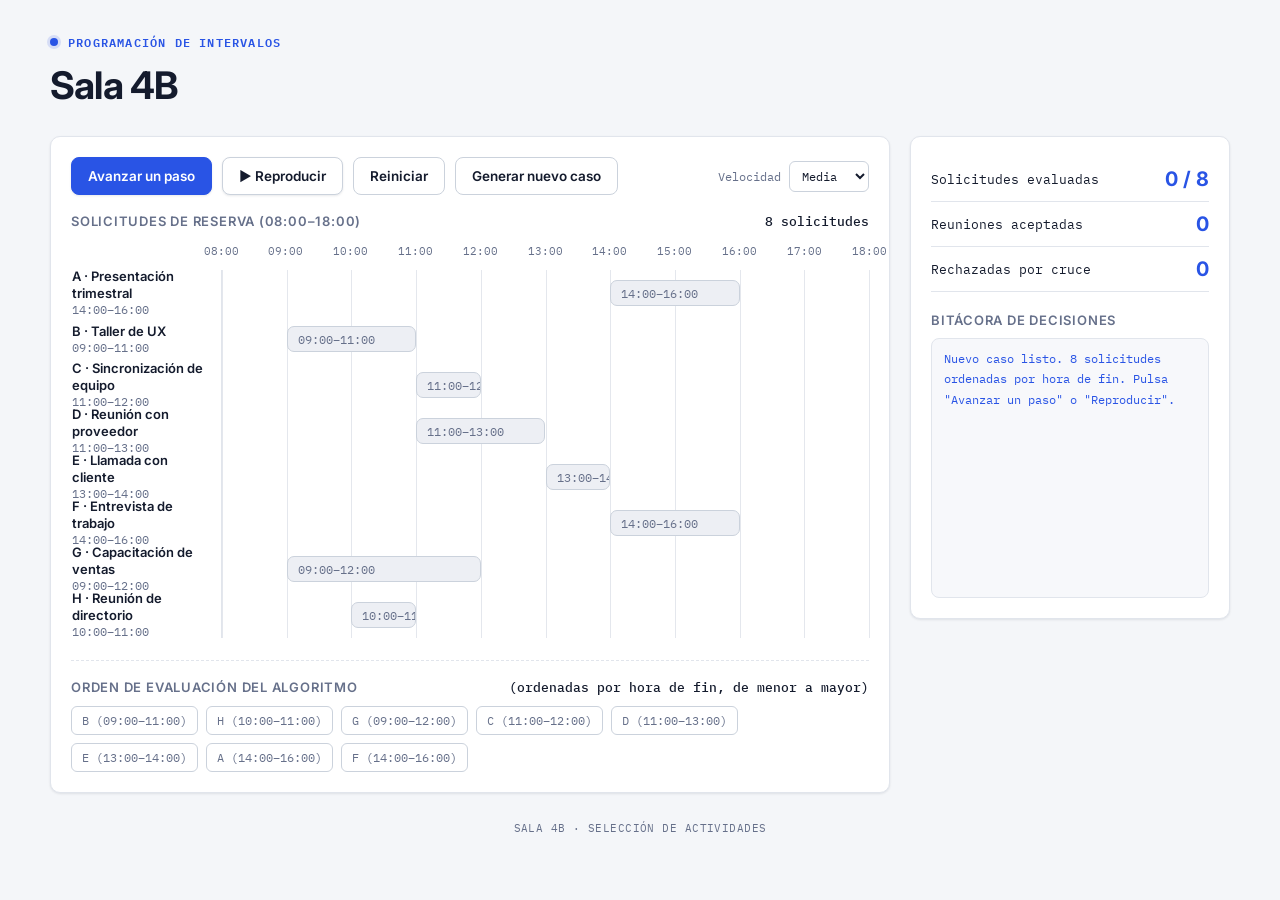
<file: Examen 1/index.html>
<!DOCTYPE html>
<html lang="es">
<head>
<meta charset="UTF-8">
<meta name="viewport" content="width=device-width, initial-scale=1.0">
<title>Sala 4B — Reservas</title>
<link rel="stylesheet" href="styles.css">
</head>
<body>
<div class="wrap">

  <header>
    <div class="eyebrow"> Programación de intervalos</div>
    <h1>Sala 4B </h1>
  </header>

  <div class="layout">

    <div class="panel" id="board-panel">
      <div class="controls">
        <button class="btn-primary" id="btn-step">Avanzar un paso</button>
        <button id="btn-play">▶ Reproducir</button>
        <button class="btn-ghost" id="btn-reset">Reiniciar</button>
        <button class="btn-ghost" id="btn-new">Generar nuevo caso</button>
        <div class="speed-group">
          <span>Velocidad</span>
          <select id="speed">
            <option value="1500">Lenta</option>
            <option value="900" selected>Media</option>
            <option value="500">Rápida</option>
          </select>
        </div>
      </div>

      <p class="board-title">Solicitudes de reserva (08:00–18:00) <b id="board-count">8 solicitudes</b></p>
      <div class="axis" id="axis"></div>
      <div class="rows" id="rows">
        <div class="grid-lines" id="grid-lines"></div>
        <div class="cursor-line" id="cursor-line" style="display:none;"></div>
      </div>

      <div class="order-strip">
        <p class="board-title">Orden de evaluación del algoritmo <b>(ordenadas por hora de fin, de menor a mayor)</b></p>
        <div class="chips" id="chips"></div>
      </div>

    </div>

    <div class="panel" id="side-panel">
      <div class="metric"><span>Solicitudes evaluadas</span><span class="val" id="m-evaluated">0 / 8</span></div>
      <div class="metric"><span>Reuniones aceptadas</span><span class="val" id="m-accepted">0</span></div>
      <div class="metric"><span>Rechazadas por cruce</span><span class="val" id="m-rejected">0</span></div>
      <div class="badge-done" id="badge-done"> Número máximo de reuniones que la Sala 4B puede alojar hoy sin cruces.</div>

      <div class="log-title">Bitácora de decisiones</div>
      <div class="log" id="log"></div>
    </div>

  </div>

  <footer>SALA 4B · SELECCIÓN DE ACTIVIDADES</footer>
</div>

<script src="script.js"></script>
</body>
</html>
</file>
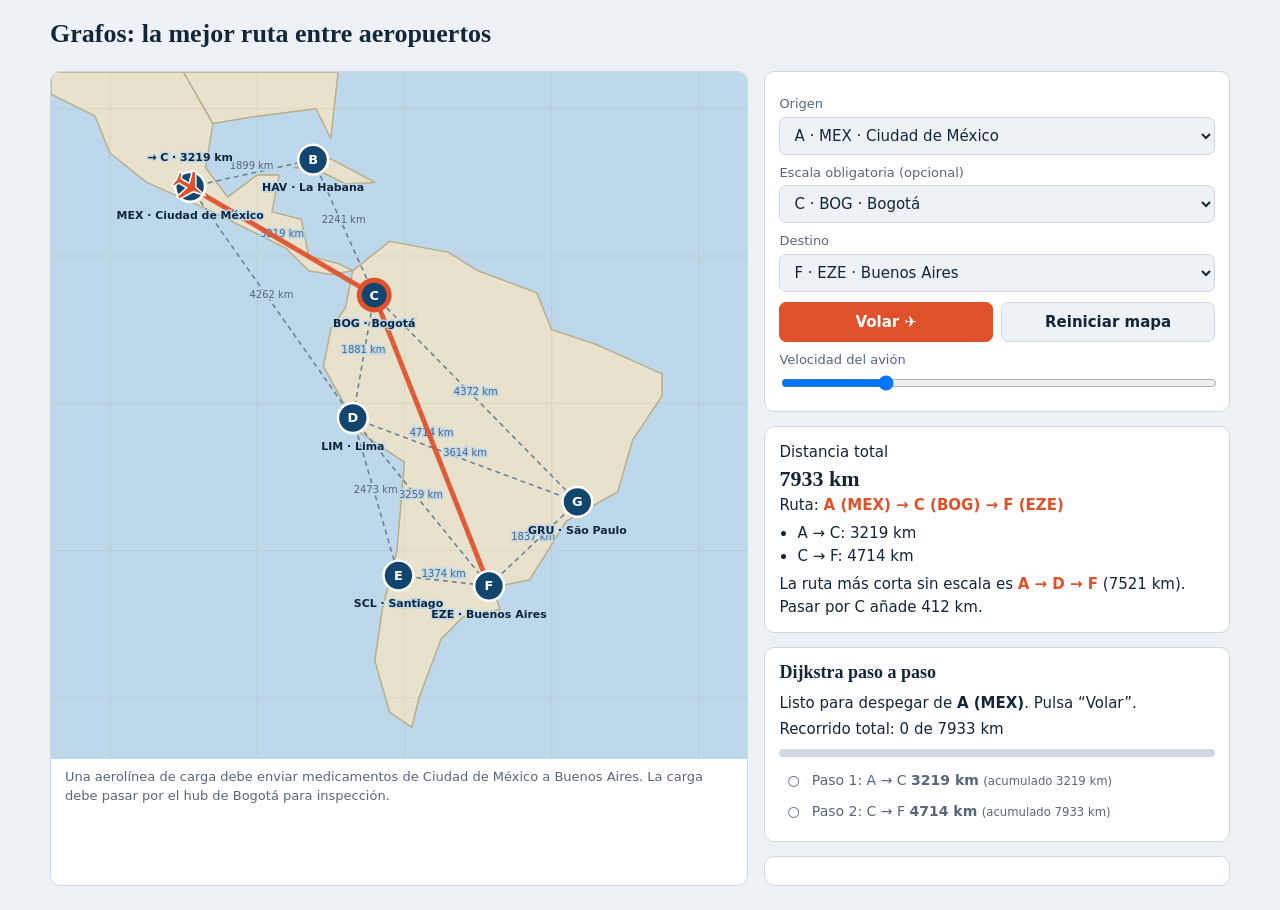
<file: Examen 2/index.html>
<!doctype html>
<html lang="es">
<head>
<meta charset="utf-8">
<meta name="viewport" content="width=device-width, initial-scale=1, viewport-fit=cover">
<title>Grafos: rutas entre aeropuertos</title>
<link rel="stylesheet" href="style.css">
</head>
<body>
<header>
<h1>Grafos: la mejor ruta entre aeropuertos</h1>
</header>
<main>
<section class="card map">
<svg id="map" viewBox="0 0 700 690" role="img" aria-label="Mapa de América con un grafo de aeropuertos"></svg>
<p class="hint">Una aerolínea de carga debe enviar medicamentos de Ciudad de México a Buenos Aires. La carga debe pasar por el hub de Bogotá para inspección.</p>
</section>
<aside class="side">
<div class="card">
<label for="o">Origen</label><select id="o"></select>
<label for="w">Escala obligatoria (opcional)</label><select id="w"></select>
<label for="d">Destino</label><select id="d"></select>
<div class="row"><button class="go" id="fly">Volar ✈</button><button id="rs">Reiniciar mapa</button></div>
<label for="v">Velocidad del avión</label><input type="range" id="v" min="0.4" max="3" step="0.1" value="1">
</div>
<div class="card res" id="res" aria-live="polite"></div>
<div class="card"><h2>Dijkstra paso a paso</h2><div id="live"></div><ol id="steps" class="steps"></ol></div>
<div class="card">
</div>
</aside>
</main>
<script src="script.js"></script>
</body>
</html>
</file>
<file: Examen 1/styles.css>
@import url('https://fonts.googleapis.com/css2?family=Inter:wght@400;500;600;700&family=IBM+Plex+Mono:wght@400;500;600&display=swap');

:root{
  --bg:#F4F6F9;
  --panel:#FFFFFF;
  --panel-2:#F7F8FB;
  --border:#E1E5EC;
  --border-strong:#CBD2DC;
  --text:#141B2D;
  --text-muted:#66708A;
  --brand:#2954E5;
  --brand-dim:#EEF2FF;
  --slate:#EDEFF4;
  --green:#1C8A54;
  --green-bg:#E8F6EE;
  --rose:#C0293C;
  --rose-bg:#FCEBED;
  --gold:#2954E5;
  --teal:#2954E5;
  --radius:10px;
  --shadow-sm:0 1px 2px rgba(20,27,45,.04), 0 1px 3px rgba(20,27,45,.06);
  --shadow-md:0 2px 6px rgba(20,27,45,.06), 0 8px 24px rgba(20,27,45,.05);
  --font-display:'Inter',sans-serif;
  --font-body:'Inter',sans-serif;
  --font-mono:'IBM Plex Mono',monospace;
}

*{box-sizing:border-box;}
html,body{margin:0;padding:0;}
body{
  background:var(--bg);
  color:var(--text);
  font-family:var(--font-body);
  min-height:100vh;
  padding:32px 20px 64px;
}

.wrap{max-width:1180px;margin:0 auto;}

/* Header */
header{margin-bottom:28px;}
.eyebrow{
  font-family:var(--font-mono);
  font-size:12px;
  letter-spacing:.1em;
  color:var(--brand);
  text-transform:uppercase;
  margin-bottom:10px;
  display:flex;align-items:center;gap:10px;
  font-weight:600;
}
.eyebrow::before{
  content:"";
  width:8px;height:8px;border-radius:50%;
  background:var(--brand);
  box-shadow:0 0 0 3px rgba(41,84,229,.15);
}
h1{
  font-family:var(--font-display);
  font-weight:700;
  font-size:clamp(26px,4.2vw,38px);
  margin:0 0 8px;
  letter-spacing:-.02em;
  color:var(--text);
}
h1 span{color:var(--text-muted);font-weight:500;}
.subtitle{
  color:var(--text-muted);
  font-size:15px;
  max-width:640px;
  line-height:1.55;
}

/* Layout */
.layout{
  display:grid;
  grid-template-columns:1fr 320px;
  gap:20px;
  align-items:start;
}
@media (max-width:920px){
  .layout{grid-template-columns:1fr;}
}

.panel{
  background:var(--panel);
  border:1px solid var(--border);
  border-radius:var(--radius);
  padding:20px;
  box-shadow:var(--shadow-sm);
}

/* Controls */
.controls{
  display:flex;
  flex-wrap:wrap;
  gap:10px;
  align-items:center;
  margin-bottom:18px;
}
button{
  font-family:var(--font-body);
  font-weight:600;
  font-size:13.5px;
  border-radius:8px;
  border:1px solid var(--border-strong);
  background:var(--panel);
  color:var(--text);
  padding:10px 16px;
  cursor:pointer;
  transition:transform .12s ease, border-color .12s ease, background .12s ease, box-shadow .12s ease;
  box-shadow:var(--shadow-sm);
}
button:hover:not(:disabled){border-color:var(--brand);background:var(--brand-dim);}
button:active:not(:disabled){transform:scale(.97);}
button:disabled{opacity:.45;cursor:not-allowed;box-shadow:none;}
button:focus-visible{outline:2px solid var(--brand);outline-offset:2px;}
.btn-primary{background:var(--brand);color:#FFFFFF;border-color:var(--brand);}
.btn-primary:hover:not(:disabled){filter:brightness(1.08);border-color:var(--brand);background:var(--brand);}
.btn-ghost{background:transparent;box-shadow:none;}
.btn-ghost:hover:not(:disabled){background:var(--panel-2);}

.speed-group{
  display:flex;align-items:center;gap:8px;
  margin-left:auto;
  font-family:var(--font-mono);
  font-size:12px;
  color:var(--text-muted);
}
.speed-group select{
  background:var(--panel);
  color:var(--text);
  border:1px solid var(--border-strong);
  border-radius:6px;
  padding:6px 8px;
  font-family:var(--font-mono);
  font-size:12px;
}

/* Board */
.board-title{
  font-family:var(--font-display);
  font-size:13px;
  color:var(--text-muted);
  text-transform:uppercase;
  letter-spacing:.06em;
  font-weight:600;
  margin:0 0 14px;
  display:flex;justify-content:space-between;align-items:baseline;flex-wrap:wrap;gap:6px;
}
.board-title b{color:var(--text);font-family:var(--font-mono);letter-spacing:0;text-transform:none;font-size:13px;font-weight:500;}

.axis{
  position:relative;
  height:22px;
  margin-left:150px;
  margin-bottom:4px;
  font-family:var(--font-mono);
  font-size:11px;
  color:var(--text-muted);
}
.axis span{
  position:absolute;
  transform:translateX(-50%);
  top:0;
}

.rows{
  position:relative;
  margin-left:150px;
  border-left:1px solid var(--border);
}
.grid-lines{
  position:absolute;inset:0;
  pointer-events:none;
}
.grid-lines i{
  position:absolute;top:0;bottom:0;
  width:1px;background:var(--border);
  opacity:.9;
}

.row{
  position:relative;
  height:46px;
  display:flex;align-items:center;
}
.row-label{
  position:absolute;
  left:-150px;
  width:140px;
  font-family:var(--font-mono);
  font-size:12px;
  color:var(--text-muted);
  display:flex;flex-direction:column;
  line-height:1.3;
  padding-right:8px;
}
.row-label b{color:var(--text);font-size:13px;font-family:var(--font-body);font-weight:600;}

.bar{
  position:absolute;
  height:26px;
  border-radius:7px;
  background:var(--slate);
  border:1px solid var(--border-strong);
  display:flex;align-items:center;
  padding:0 10px;
  font-family:var(--font-mono);
  font-size:11.5px;
  color:var(--text-muted);
  white-space:nowrap;
  overflow:hidden;
  transition:background .35s ease, color .35s ease, border-color .35s ease, box-shadow .35s ease;
}
.bar .tag{margin-left:auto;font-size:13px;}

.bar.evaluating{
  background:var(--brand-dim);
  border-color:var(--brand);
  color:var(--brand);
  animation:pulse 0.7s ease-in-out infinite;
}
.bar.accepted{
  background:var(--green-bg);
  border-color:var(--green);
  color:var(--green);
  animation:flipIn .45s ease;
}
.bar.rejected{
  background:var(--rose-bg);
  border-color:var(--rose);
  color:var(--rose);
  text-decoration:line-through;
  text-decoration-color:rgba(192,41,60,.5);
  opacity:.8;
  animation:flipIn .45s ease;
}

@keyframes pulse{
  0%,100%{box-shadow:0 0 0 0 rgba(41,84,229,.22);}
  50%{box-shadow:0 0 0 5px rgba(41,84,229,0);}
}
@keyframes flipIn{
  0%{transform:scaleY(.4);opacity:.2;}
  60%{transform:scaleY(1.08);}
  100%{transform:scaleY(1);}
}
@media (prefers-reduced-motion:reduce){
  .bar{animation:none !important;transition:background .2s ease;}
}

.cursor-line{
  position:absolute;
  top:-4px;bottom:0;
  width:2px;
  background:var(--brand);
  box-shadow:0 0 0 1px rgba(255,255,255,.6);
  transition:left .4s ease;
}
.cursor-line::before{
  content:"sala libre desde";
  position:absolute;
  top:-22px;left:50%;
  transform:translateX(-50%);
  font-family:var(--font-mono);
  font-size:9.5px;
  color:var(--brand);
  background:var(--panel);
  border:1px solid var(--border);
  border-radius:4px;
  padding:2px 6px;
  white-space:nowrap;
  letter-spacing:.02em;
  box-shadow:var(--shadow-sm);
}

/* Processing order strip */
.order-strip{
  margin-top:22px;
  padding-top:18px;
  border-top:1px dashed var(--border);
}
.order-strip .board-title{margin-bottom:10px;}
.chips{
  display:flex;flex-wrap:wrap;gap:8px;
}
.chip{
  font-family:var(--font-mono);
  font-size:12px;
  border:1px solid var(--border-strong);
  background:var(--panel);
  color:var(--text-muted);
  border-radius:6px;
  padding:6px 10px;
  transition:all .3s ease;
}
.chip.current{border-color:var(--brand);color:var(--brand);background:var(--brand-dim);}
.chip.accepted{border-color:var(--green);color:var(--green);background:var(--green-bg);}
.chip.rejected{border-color:var(--rose);color:var(--rose);background:var(--rose-bg);text-decoration:line-through;}

/* Sidebar */
.metric{
  display:flex;justify-content:space-between;align-items:center;
  padding:10px 0;
  border-bottom:1px solid var(--border);
  font-family:var(--font-mono);
  font-size:13px;
}
.metric:last-child{border-bottom:none;}
.metric .val{font-size:20px;font-family:var(--font-display);font-weight:700;color:var(--brand);}
.badge-done{
  margin-top:12px;
  background:var(--green-bg);
  border:1px solid var(--green);
  color:var(--green);
  border-radius:8px;
  padding:10px 12px;
  font-size:12.5px;
  line-height:1.5;
  display:none;
}
.badge-done.show{display:block;}

.log-title{
  font-family:var(--font-display);
  font-size:13px;
  text-transform:uppercase;
  letter-spacing:.06em;
  font-weight:600;
  color:var(--text-muted);
  margin:20px 0 10px;
}
.log{
  height:260px;
  overflow-y:auto;
  background:var(--panel-2);
  border:1px solid var(--border);
  border-radius:8px;
  padding:10px 12px;
  font-family:var(--font-mono);
  font-size:12px;
  line-height:1.7;
}
.log p{margin:0 0 4px;color:var(--text-muted);}
.log p.ok{color:var(--green);}
.log p.no{color:var(--rose);}
.log p.sys{color:var(--brand);}
.log::-webkit-scrollbar{width:6px;}
.log::-webkit-scrollbar-thumb{background:var(--border-strong);border-radius:3px;}

/* Explainer */
.explainer{margin-top:20px;}
.explainer summary{
  cursor:pointer;
  font-family:var(--font-display);
  font-size:14px;
  font-weight:600;
  color:var(--text);
  list-style:none;
  display:flex;align-items:center;gap:8px;
}
.explainer summary::-webkit-details-marker{display:none;}
.explainer summary::before{
  content:"▸";
  color:var(--brand);
  transition:transform .2s ease;
}
.explainer[open] summary::before{transform:rotate(90deg);}
.explainer-body{
  margin-top:14px;
  color:var(--text-muted);
  font-size:14px;
  line-height:1.7;
}
.explainer-body h3{
  font-family:var(--font-display);
  color:var(--text);
  font-size:14px;
  margin:16px 0 6px;
}
.explainer-body code{
  font-family:var(--font-mono);
  background:var(--panel-2);
  border:1px solid var(--border);
  border-radius:4px;
  padding:1px 6px;
  color:var(--brand);
  font-size:12.5px;
}

footer{
  margin-top:28px;
  text-align:center;
  color:var(--text-muted);
  font-family:var(--font-mono);
  font-size:11px;
  letter-spacing:.04em;
}
</file>
<file: Examen 2/style.css>
:root {
  box-sizing:border-box;padding-top:env(safe-area-inset-top,0px);padding-bottom:env(safe-area-inset-bottom,0px);
  --bg:#eef2f6;--card:#fff;--ink:#12263a;--mut:#56677a;--sea:#bcd8ea;--land:#e8e1cc;--coast:#b9ae8c;--edge:#6d8299;--acc:#e0512b;--node:#12466e;--bd:#cfd8e2}
@media (prefers-color-scheme:dark) {
  :root:not([data-theme="light"]) {
  --bg:#0d1620;--card:#152331;--ink:#e4edf5;--mut:#93a6b8;--sea:#12324a;--land:#2a3a35;--coast:#4c6259;--edge:#7f9ab3;--acc:#ff7a52;--node:#5fb0e8;--bd:#25384a}
}
  :root[data-theme="dark"] {
  --bg:#0d1620;--card:#152331;--ink:#e4edf5;--mut:#93a6b8;--sea:#12324a;--land:#2a3a35;--coast:#4c6259;--edge:#7f9ab3;--acc:#ff7a52;--node:#5fb0e8;--bd:#25384a}
  html {
  scroll-padding-top:env(safe-area-inset-top,0px)}
  body {
  margin:0;background:var(--bg);color:var(--ink);font:15px/1.5 "Trebuchet MS",Verdana,system-ui,sans-serif}
  header {
  padding:18px 18px 6px;max-width:1180px;margin:auto}
  h1 {
  font:700 26px/1.2 Georgia,"Times New Roman",serif;margin:0 0 4px}
  header p {
  margin:0;color:var(--mut);max-width:70ch}
  main {
  display:grid;grid-template-columns:minmax(0,1.5fr) minmax(280px,1fr);gap:16px;max-width:1180px;margin:auto;padding:12px 18px 24px}
@media (max-width:820px) {
  main {
  grid-template-columns:1fr}
}
  .card {
  background:var(--card);border:1px solid var(--bd);border-radius:10px;padding:14px}
  .map {
  padding:0;overflow:hidden}
  svg {
  display:block;width:100%;height:auto;touch-action:none;background:var(--sea)}
  .side {
  display:flex;flex-direction:column;gap:14px}
  label {
  display:block;font-size:13px;color:var(--mut);margin:8px 0 3px}
  select,button {
  font:inherit;padding:8px 10px;border-radius:7px;border:1px solid var(--bd);background:var(--bg);color:var(--ink);width:100%}
  button {
  cursor:pointer;font-weight:700}
  button.go {
  background:var(--acc);border-color:var(--acc);color:#fff}
  button:focus-visible,select:focus-visible,input:focus-visible {
  outline:3px solid var(--node);outline-offset:2px}
  .row {
  display:flex;gap:8px;margin-top:10px}
  input[type=range] {
  width:100%}
  .res b {
  color:var(--acc)}
  .res ul {
  margin:6px 0;padding-left:18px}
  .tot {
  font:700 22px Georgia,serif;margin:2px 0}
  details summary {
  cursor:pointer;font-weight:700}
  details p,details li {
  color:var(--mut);margin:6px 0}
  .hint {
  font-size:13px;color:var(--mut);padding:8px 14px 10px;margin:0}
  .nl {
  font-size:11px;paint-order:stroke;stroke:var(--sea);stroke-width:3px;fill:var(--ink);pointer-events:none;font-weight:700}
  .wl {
  font-size:10px;paint-order:stroke;stroke:var(--sea);stroke-width:3px;fill:var(--mut);pointer-events:none}
  .nd {
  cursor:grab}
  .nd:active {
  cursor:grabbing}
  h2 {
  font:700 18px/1.2 Georgia,serif;margin:0 0 8px}
  #live p {
  margin:4px 0}
  .bar {
  height:8px;background:var(--bd);border-radius:5px;overflow:hidden;margin:8px 0}
  .bar i {
  display:block;height:100%;background:var(--acc)}
  .steps {
  list-style:none;margin:8px 0 0;padding:0;font-size:14px}
  .steps li {
  padding:5px 8px;border-radius:6px;color:var(--mut)}
  .steps li span {
  display:inline-block;width:20px}
  .steps li.ok {
  color:var(--ink)}
  .steps li.ok span {
  color:var(--node)}
  .steps li.cur {
  background:color-mix(in srgb,var(--acc) 20%,transparent);color:var(--ink)}
</file>
